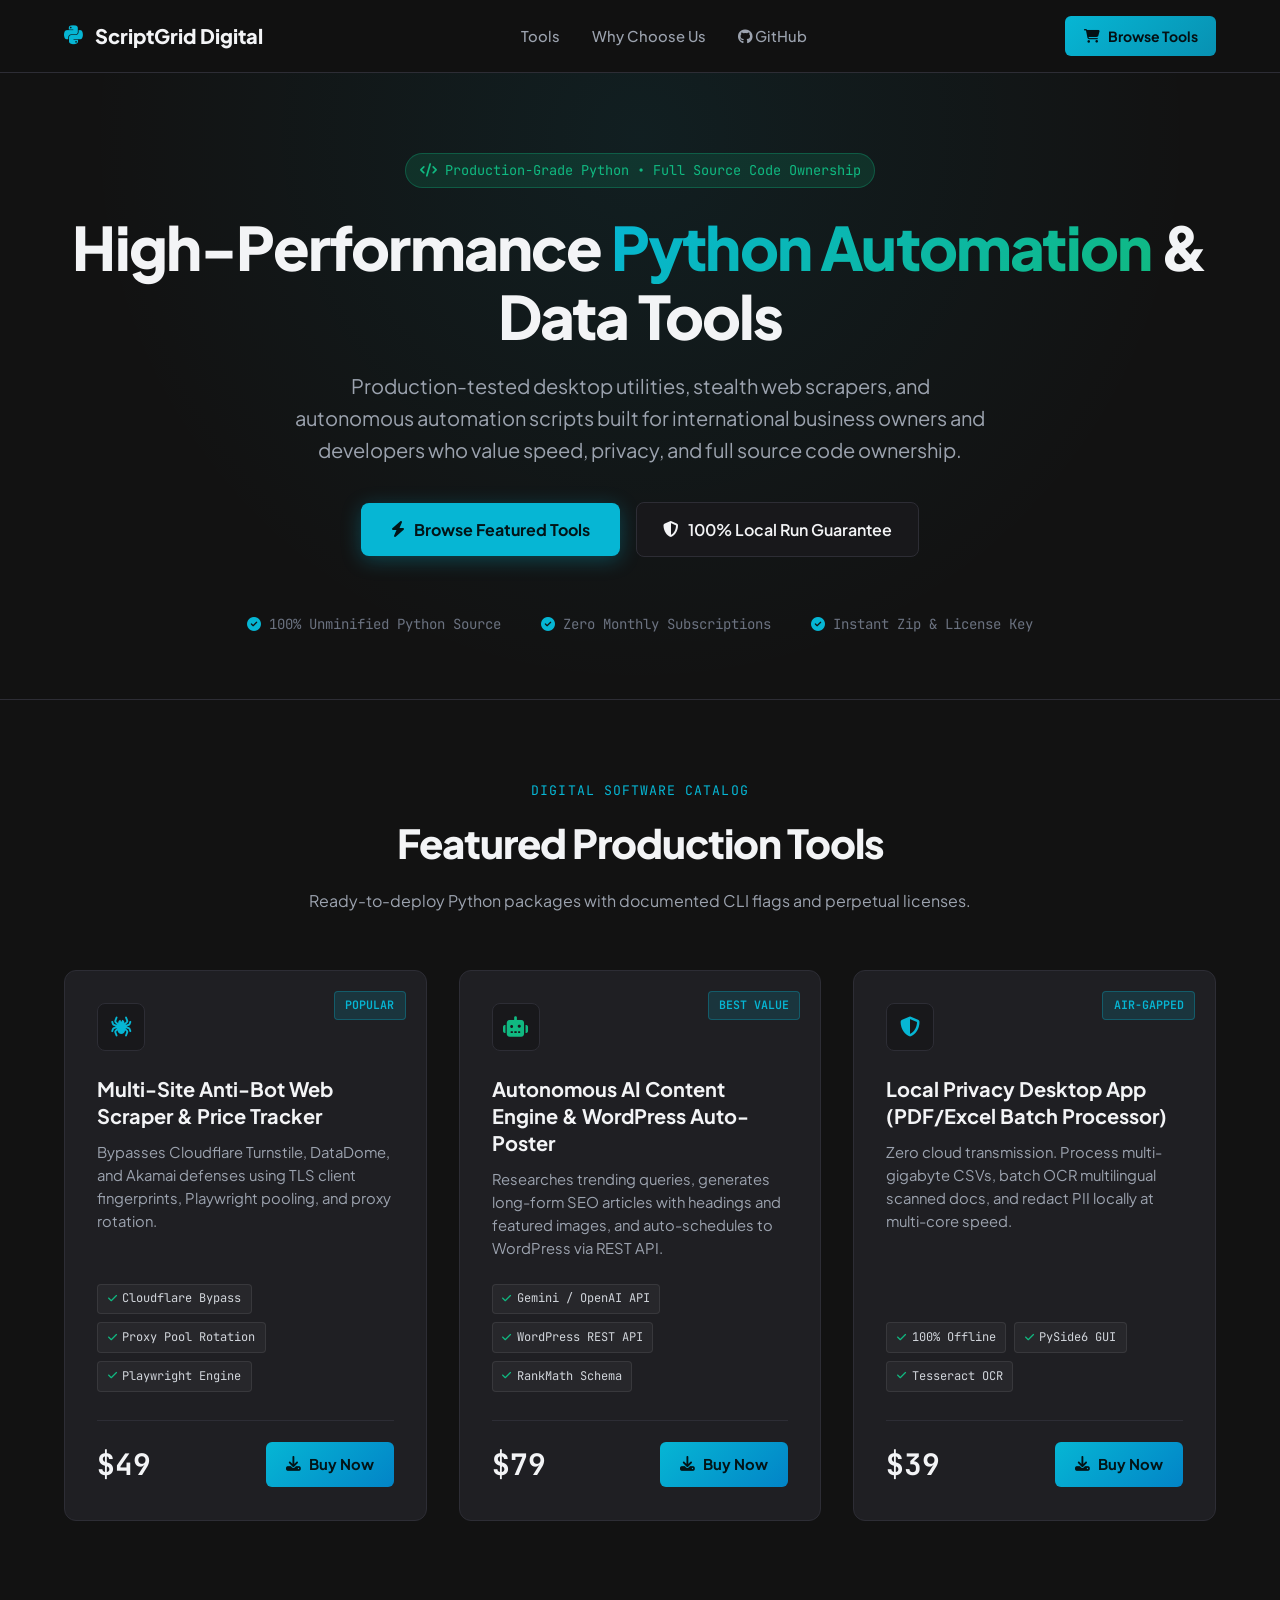
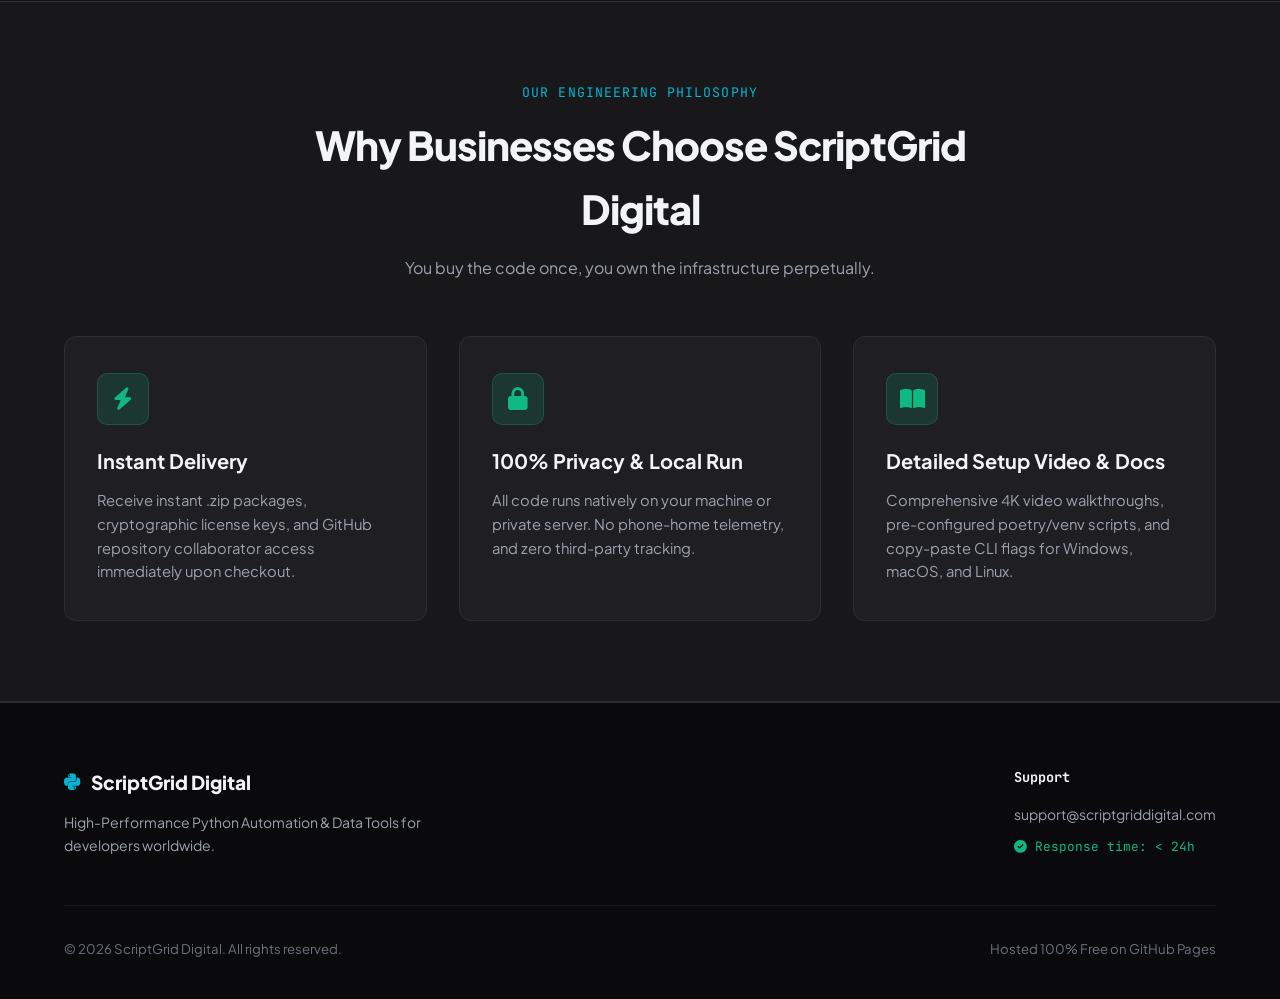
<file: index.html>
<!DOCTYPE html>
<html lang="en">
<head>
  <meta charset="UTF-8">
  <meta name="viewport" content="width=device-width, initial-scale=1.0">
  <title>ScriptGrid Digital - High-Performance Python Automation & Data Tools</title>
  <meta name="description" content="ScriptGrid Digital - High-Performance Python Automation & Data Tools for international business owners and developers.">
  
  <link rel="preconnect" href="https://fonts.googleapis.com">
  <link rel="preconnect" href="https://fonts.gstatic.com" crossorigin>
  <link href="https://fonts.googleapis.com/css2?family=JetBrains+Mono:wght@400;500;600&family=Plus+Jakarta+Sans:wght@400;500;600;700;800&display=swap" rel="stylesheet">
  <link rel="stylesheet" href="https://cdnjs.cloudflare.com/ajax/libs/font-awesome/6.5.1/css/all.min.css">

  <style>
    *, *::before, *::after { box-sizing: border-box; margin: 0; padding: 0; }
    :root {
      --bg-dark: #121212;
      --bg-surface: #18181b;
      --bg-card: #1f1f23;
      --border-subtle: #2d2d35;
      --text-main: #f3f4f6;
      --text-muted: #9ca3af;
      --accent-cyan: #06b6d4;
      --accent-green: #10b981;
      --font-sans: 'Plus Jakarta Sans', system-ui, sans-serif;
      --font-mono: 'JetBrains Mono', monospace;
      --max-width: 1200px;
    }
    html { scroll-behavior: smooth; background: var(--bg-dark); color: var(--text-main); font-family: var(--font-sans); line-height: 1.6; }
    body { background: var(--bg-dark); color: var(--text-main); overflow-x: hidden; min-height: 100vh; display: flex; flex-direction: column; }
    .container { width: 100%; max-width: var(--max-width); margin: 0 auto; padding: 0 1.5rem; }
    .navbar { position: sticky; top: 0; z-index: 50; background: rgba(18, 18, 18, 0.85); backdrop-filter: blur(12px); border-bottom: 1px solid var(--border-subtle); padding: 1rem 0; }
    .nav-inner { display: flex; align-items: center; justify-content: space-between; gap: 2rem; }
    .brand { display: flex; align-items: center; gap: 0.75rem; text-decoration: none; color: var(--text-main); font-weight: 800; font-size: 1.25rem; }
    .brand-icon { color: var(--accent-cyan); font-size: 1.35rem; }
    .nav-links { display: flex; align-items: center; gap: 2rem; list-style: none; }
    .nav-link { color: var(--text-muted); text-decoration: none; font-size: 0.925rem; font-weight: 500; transition: color 0.2s; }
    .nav-link:hover { color: var(--accent-cyan); }
    .nav-cta { display: inline-flex; align-items: center; gap: 0.5rem; background: linear-gradient(135deg, var(--accent-cyan), #0891b2); color: #041014; font-weight: 700; font-size: 0.875rem; padding: 0.55rem 1.15rem; border-radius: 6px; text-decoration: none; }
    .hero { position: relative; padding: 5rem 0 4rem; background: radial-gradient(circle at 50% 10%, rgba(6, 182, 212, 0.08) 0%, transparent 65%); border-bottom: 1px solid var(--border-subtle); text-align: center; }
    .hero-eyebrow { display: inline-flex; align-items: center; gap: 0.5rem; font-family: var(--font-mono); font-size: 0.85rem; color: var(--accent-green); background: rgba(16, 185, 129, 0.15); border: 1px solid rgba(16, 185, 129, 0.3); padding: 0.35rem 0.85rem; border-radius: 9999px; margin-bottom: 1.5rem; }
    .hero-title { font-size: clamp(2.35rem, 5vw, 3.75rem); font-weight: 800; letter-spacing: -0.03em; line-height: 1.15; margin-bottom: 1.25rem; }
    .hero-title span.highlight { background: linear-gradient(135deg, var(--accent-cyan) 0%, var(--accent-green) 100%); -webkit-background-clip: text; -webkit-text-fill-color: transparent; }
    .hero-sub { font-size: clamp(1.05rem, 2vw, 1.25rem); color: var(--text-muted); line-height: 1.6; margin-bottom: 2.25rem; max-width: 700px; margin-left: auto; margin-right: auto; }
    .hero-actions { display: flex; align-items: center; justify-content: center; gap: 1rem; flex-wrap: wrap; }
    .btn-primary { display: inline-flex; align-items: center; gap: 0.6rem; background: var(--accent-cyan); color: #031417; font-weight: 700; font-size: 1rem; padding: 0.85rem 1.85rem; border-radius: 8px; text-decoration: none; box-shadow: 0 4px 20px rgba(6, 182, 212, 0.3); }
    .btn-secondary { display: inline-flex; align-items: center; gap: 0.6rem; background: var(--bg-surface); color: var(--text-main); font-weight: 600; font-size: 1rem; padding: 0.85rem 1.6rem; border-radius: 8px; border: 1px solid var(--border-subtle); text-decoration: none; }
    .hero-trust { margin-top: 3.5rem; display: flex; justify-content: center; gap: 2.5rem; flex-wrap: wrap; color: #6b7280; font-size: 0.875rem; font-family: var(--font-mono); }
    .trust-item { display: flex; align-items: center; gap: 0.5rem; }
    .trust-item i { color: var(--accent-cyan); }
    .section { padding: 5rem 0; }
    .section-header { text-align: center; max-width: 680px; margin: 0 auto 3.5rem; }
    .section-tag { font-family: var(--font-mono); font-size: 0.825rem; color: var(--accent-cyan); text-transform: uppercase; letter-spacing: 0.08em; margin-bottom: 0.6rem; }
    .section-title { font-size: clamp(1.85rem, 3.5vw, 2.5rem); font-weight: 800; letter-spacing: -0.025em; margin-bottom: 0.85rem; }
    .section-desc { color: var(--text-muted); font-size: 1rem; }
    .products-grid { display: grid; grid-template-columns: repeat(auto-fit, minmax(320px, 1fr)); gap: 2rem; }
    .product-card { background: var(--bg-card); border: 1px solid var(--border-subtle); border-radius: 12px; padding: 2rem; display: flex; flex-direction: column; position: relative; transition: all 0.25s; }
    .product-card:hover { transform: translateY(-4px); border-color: var(--accent-cyan); box-shadow: 0 12px 30px rgba(0,0,0,0.4); }
    .card-badge { position: absolute; top: 1.25rem; right: 1.25rem; font-family: var(--font-mono); font-size: 0.725rem; font-weight: 600; padding: 0.25rem 0.65rem; border-radius: 4px; background: rgba(6, 182, 212, 0.15); color: var(--accent-cyan); border: 1px solid rgba(6, 182, 212, 0.3); text-transform: uppercase; }
    .card-icon-wrap { width: 48px; height: 48px; border-radius: 8px; background: var(--bg-surface); border: 1px solid var(--border-subtle); display: flex; align-items: center; justify-content: center; font-size: 1.25rem; color: var(--accent-cyan); margin-bottom: 1.5rem; }
    .card-title { font-size: 1.25rem; font-weight: 700; line-height: 1.35; margin-bottom: 0.75rem; }
    .card-description { color: var(--text-muted); font-size: 0.925rem; line-height: 1.55; margin-bottom: 1.5rem; flex-grow: 1; }
    .features-list { display: flex; flex-wrap: wrap; gap: 0.5rem; margin-bottom: 1.75rem; }
    .feature-tag { font-family: var(--font-mono); font-size: 0.75rem; color: #d1d5db; background: rgba(255, 255, 255, 0.04); border: 1px solid rgba(255, 255, 255, 0.08); padding: 0.3rem 0.6rem; border-radius: 4px; display: inline-flex; align-items: center; gap: 0.35rem; }
    .feature-tag i { font-size: 0.65rem; color: var(--accent-green); }
    .card-footer { display: flex; align-items: center; justify-content: space-between; gap: 1rem; padding-top: 1.25rem; border-top: 1px solid var(--border-subtle); }
    .price-tag { font-family: var(--font-mono); font-size: 1.85rem; font-weight: 700; color: var(--text-main); }
    .buy-btn { display: inline-flex; align-items: center; gap: 0.5rem; background: linear-gradient(135deg, var(--accent-cyan), #0284c7); color: #031417; font-weight: 700; font-size: 0.925rem; padding: 0.65rem 1.25rem; border-radius: 6px; text-decoration: none; cursor: pointer; border: none; }
    .why-section { background: var(--bg-surface); border-top: 1px solid var(--border-subtle); border-bottom: 1px solid var(--border-subtle); }
    .why-grid { display: grid; grid-template-columns: repeat(auto-fit, minmax(300px, 1fr)); gap: 2rem; }
    .why-card { background: var(--bg-card); border: 1px solid var(--border-subtle); border-radius: 12px; padding: 2.25rem 2rem; }
    .why-icon { width: 52px; height: 52px; border-radius: 10px; background: rgba(16, 185, 129, 0.15); border: 1px solid rgba(16, 185, 129, 0.25); display: flex; align-items: center; justify-content: center; font-size: 1.4rem; color: var(--accent-green); margin-bottom: 1.25rem; }
    .why-title { font-size: 1.25rem; font-weight: 700; margin-bottom: 0.75rem; }
    .why-desc { color: var(--text-muted); font-size: 0.925rem; line-height: 1.6; }
    .footer { background: #0a0a0c; border-top: 1px solid var(--border-subtle); padding: 4rem 0 2.5rem; margin-top: auto; }
    .footer-inner { display: flex; justify-content: space-between; align-items: flex-start; gap: 3rem; flex-wrap: wrap; margin-bottom: 3rem; }
    .footer-brand { font-size: 1.2rem; font-weight: 800; display: flex; align-items: center; gap: 0.6rem; margin-bottom: 0.85rem; }
    .footer-links { list-style: none; display: flex; flex-direction: column; gap: 0.65rem; }
    .footer-link { color: var(--text-muted); text-decoration: none; font-size: 0.875rem; }
    .footer-bottom { padding-top: 2rem; border-top: 1px solid rgba(255, 255, 255, 0.06); display: flex; justify-content: space-between; font-size: 0.825rem; color: #6b7280; }
    @media (max-width: 768px) { .nav-links { display: none; } .hero-trust { flex-direction: column; gap: 1rem; } .footer-inner { flex-direction: column; } }
  </style>
</head>
<body>
  <header class="navbar">
    <div class="container nav-inner">
      <a href="#" class="brand">
        <i class="fa-brands fa-python brand-icon"></i>
        <span>ScriptGrid Digital</span>
      </a>
      <nav>
        <ul class="nav-links">
          <li><a href="#featured-tools" class="nav-link">Tools</a></li>
          <li><a href="#why-choose-us" class="nav-link">Why Choose Us</a></li>
          <li><a href="https://github.com/eshatahir279" target="_blank" class="nav-link"><i class="fa-brands fa-github"></i> GitHub</a></li>
        </ul>
      </nav>
      <a href="#featured-tools" class="nav-cta">
        <i class="fa-solid fa-cart-shopping"></i>
        <span>Browse Tools</span>
      </a>
    </div>
  </header>

  <section class="hero">
    <div class="container">
      <div class="hero-eyebrow">
        <i class="fa-solid fa-code"></i>
        <span>Production-Grade Python &bull; Full Source Code Ownership</span>
      </div>
      <h1 class="hero-title">
        High-Performance <span class="highlight">Python Automation</span> & Data Tools
      </h1>
      <p class="hero-sub">
        Production-tested desktop utilities, stealth web scrapers, and autonomous automation scripts built for international business owners and developers who value speed, privacy, and full source code ownership.
      </p>
      <div class="hero-actions">
        <a href="#featured-tools" class="btn-primary">
          <i class="fa-solid fa-bolt"></i>
          <span>Browse Featured Tools</span>
        </a>
        <a href="#why-choose-us" class="btn-secondary">
          <i class="fa-solid fa-shield-halved"></i>
          <span>100% Local Run Guarantee</span>
        </a>
      </div>
      <div class="hero-trust">
        <div class="trust-item"><i class="fa-solid fa-check-circle"></i> 100% Unminified Python Source</div>
        <div class="trust-item"><i class="fa-solid fa-check-circle"></i> Zero Monthly Subscriptions</div>
        <div class="trust-item"><i class="fa-solid fa-check-circle"></i> Instant Zip & License Key</div>
      </div>
    </div>
  </section>

  <section id="featured-tools" class="section">
    <div class="container">
      <div class="section-header">
        <div class="section-tag">Digital Software Catalog</div>
        <h2 class="section-title">Featured Production Tools</h2>
        <p class="section-desc">Ready-to-deploy Python packages with documented CLI flags and perpetual licenses.</p>
      </div>

      <div class="products-grid">
        <article class="product-card">
          <span class="card-badge">Popular</span>
          <div class="card-icon-wrap"><i class="fa-solid fa-spider"></i></div>
          <h3 class="card-title">Multi-Site Anti-Bot Web Scraper & Price Tracker</h3>
          <p class="card-description">Bypasses Cloudflare Turnstile, DataDome, and Akamai defenses using TLS client fingerprints, Playwright pooling, and proxy rotation.</p>
          <div class="features-list">
            <span class="feature-tag"><i class="fa-solid fa-check"></i> Cloudflare Bypass</span>
            <span class="feature-tag"><i class="fa-solid fa-check"></i> Proxy Pool Rotation</span>
            <span class="feature-tag"><i class="fa-solid fa-check"></i> Playwright Engine</span>
          </div>
          <div class="card-footer">
            <span class="price-tag">$49</span>
            <a href="#" class="buy-btn" onclick="alert('Order Simulation: License SCRIPTGRID-9A4F-LIVE generated!'); return false;"><i class="fa-solid fa-download"></i> Buy Now</a>
          </div>
        </article>

        <article class="product-card">
          <span class="card-badge">Best Value</span>
          <div class="card-icon-wrap"><i class="fa-solid fa-robot" style="color: var(--accent-green);"></i></div>
          <h3 class="card-title">Autonomous AI Content Engine & WordPress Auto-Poster</h3>
          <p class="card-description">Researches trending queries, generates long-form SEO articles with headings and featured images, and auto-schedules to WordPress via REST API.</p>
          <div class="features-list">
            <span class="feature-tag"><i class="fa-solid fa-check"></i> Gemini / OpenAI API</span>
            <span class="feature-tag"><i class="fa-solid fa-check"></i> WordPress REST API</span>
            <span class="feature-tag"><i class="fa-solid fa-check"></i> RankMath Schema</span>
          </div>
          <div class="card-footer">
            <span class="price-tag">$79</span>
            <a href="#" class="buy-btn" onclick="alert('Order Simulation: License SCRIPTGRID-B102-LIVE generated!'); return false;"><i class="fa-solid fa-download"></i> Buy Now</a>
          </div>
        </article>

        <article class="product-card">
          <span class="card-badge">Air-Gapped</span>
          <div class="card-icon-wrap"><i class="fa-solid fa-shield-halved"></i></div>
          <h3 class="card-title">Local Privacy Desktop App (PDF/Excel Batch Processor)</h3>
          <p class="card-description">Zero cloud transmission. Process multi-gigabyte CSVs, batch OCR multilingual scanned docs, and redact PII locally at multi-core speed.</p>
          <div class="features-list">
            <span class="feature-tag"><i class="fa-solid fa-check"></i> 100% Offline</span>
            <span class="feature-tag"><i class="fa-solid fa-check"></i> PySide6 GUI</span>
            <span class="feature-tag"><i class="fa-solid fa-check"></i> Tesseract OCR</span>
          </div>
          <div class="card-footer">
            <span class="price-tag">$39</span>
            <a href="#" class="buy-btn" onclick="alert('Order Simulation: License SCRIPTGRID-C891-LIVE generated!'); return false;"><i class="fa-solid fa-download"></i> Buy Now</a>
          </div>
        </article>
      </div>
    </div>
  </section>

  <section id="why-choose-us" class="section why-section">
    <div class="container">
      <div class="section-header">
        <div class="section-tag">Our Engineering Philosophy</div>
        <h2 class="section-title">Why Businesses Choose ScriptGrid Digital</h2>
        <p class="section-desc">You buy the code once, you own the infrastructure perpetually.</p>
      </div>

      <div class="why-grid">
        <div class="why-card">
          <div class="why-icon"><i class="fa-solid fa-bolt"></i></div>
          <h3 class="why-title">Instant Delivery</h3>
          <p class="why-desc">Receive instant .zip packages, cryptographic license keys, and GitHub repository collaborator access immediately upon checkout.</p>
        </div>
        <div class="why-card">
          <div class="why-icon"><i class="fa-solid fa-lock"></i></div>
          <h3 class="why-title">100% Privacy & Local Run</h3>
          <p class="why-desc">All code runs natively on your machine or private server. No phone-home telemetry, and zero third-party tracking.</p>
        </div>
        <div class="why-card">
          <div class="why-icon"><i class="fa-solid fa-book-open"></i></div>
          <h3 class="why-title">Detailed Setup Video & Docs</h3>
          <p class="why-desc">Comprehensive 4K video walkthroughs, pre-configured poetry/venv scripts, and copy-paste CLI flags for Windows, macOS, and Linux.</p>
        </div>
      </div>
    </div>
  </section>

  <footer class="footer">
    <div class="container">
      <div class="footer-inner">
        <div>
          <div class="footer-brand"><i class="fa-brands fa-python" style="color: var(--accent-cyan);"></i> ScriptGrid Digital</div>
          <p style="color: #9ca3af; font-size: 0.875rem; max-width: 380px;">High-Performance Python Automation & Data Tools for developers worldwide.</p>
        </div>
        <div>
          <h4 style="font-family: var(--font-mono); font-size: 0.85rem; margin-bottom: 0.75rem;">Support</h4>
          <ul class="footer-links">
            <li><a href="mailto:support@scriptgriddigital.com" class="footer-link">support@scriptgriddigital.com</a></li>
            <li style="color: var(--accent-green); font-size: 0.8rem; font-family: var(--font-mono);"><i class="fa-solid fa-circle-check"></i> Response time: &lt; 24h</li>
          </ul>
        </div>
      </div>
      <div class="footer-bottom">
        <div>&copy; 2026 ScriptGrid Digital. All rights reserved.</div>
        <div>Hosted 100% Free on GitHub Pages</div>
      </div>
    </div>
  </footer>
</body>
</html>
</file>
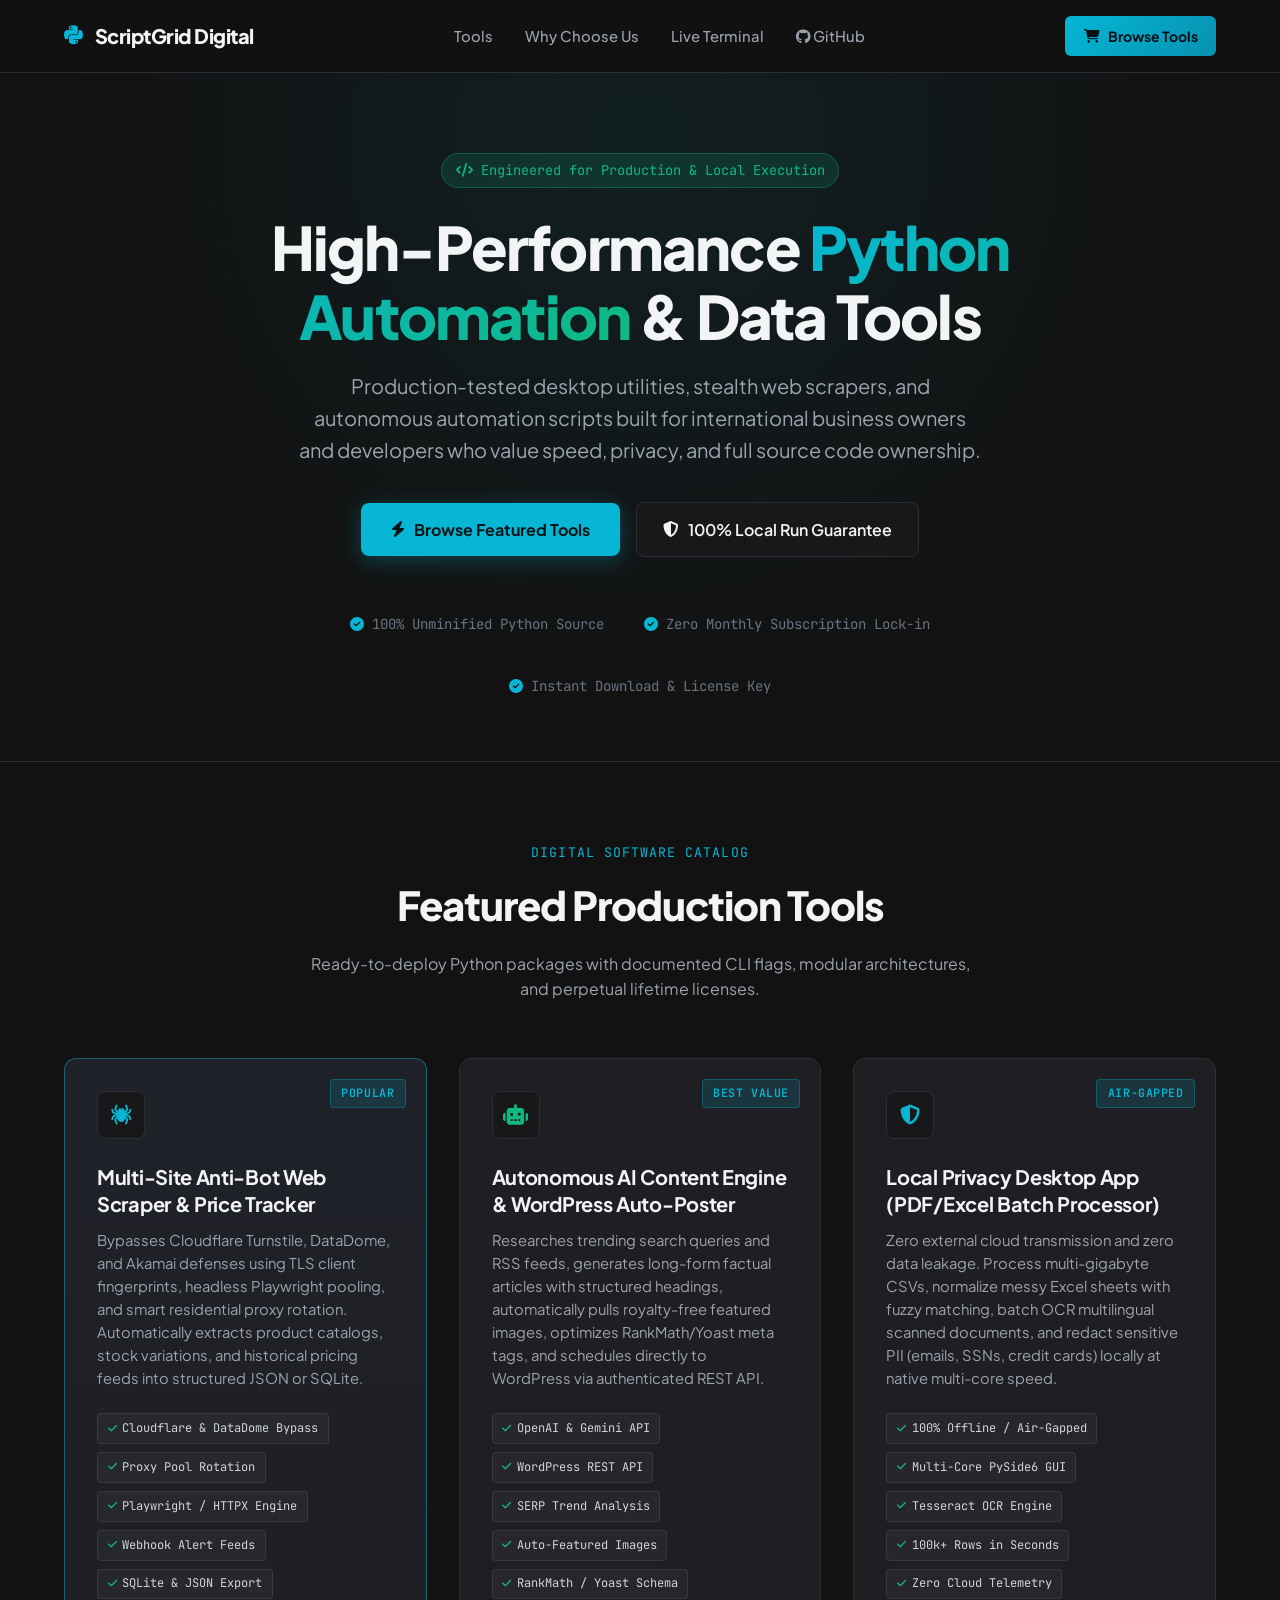
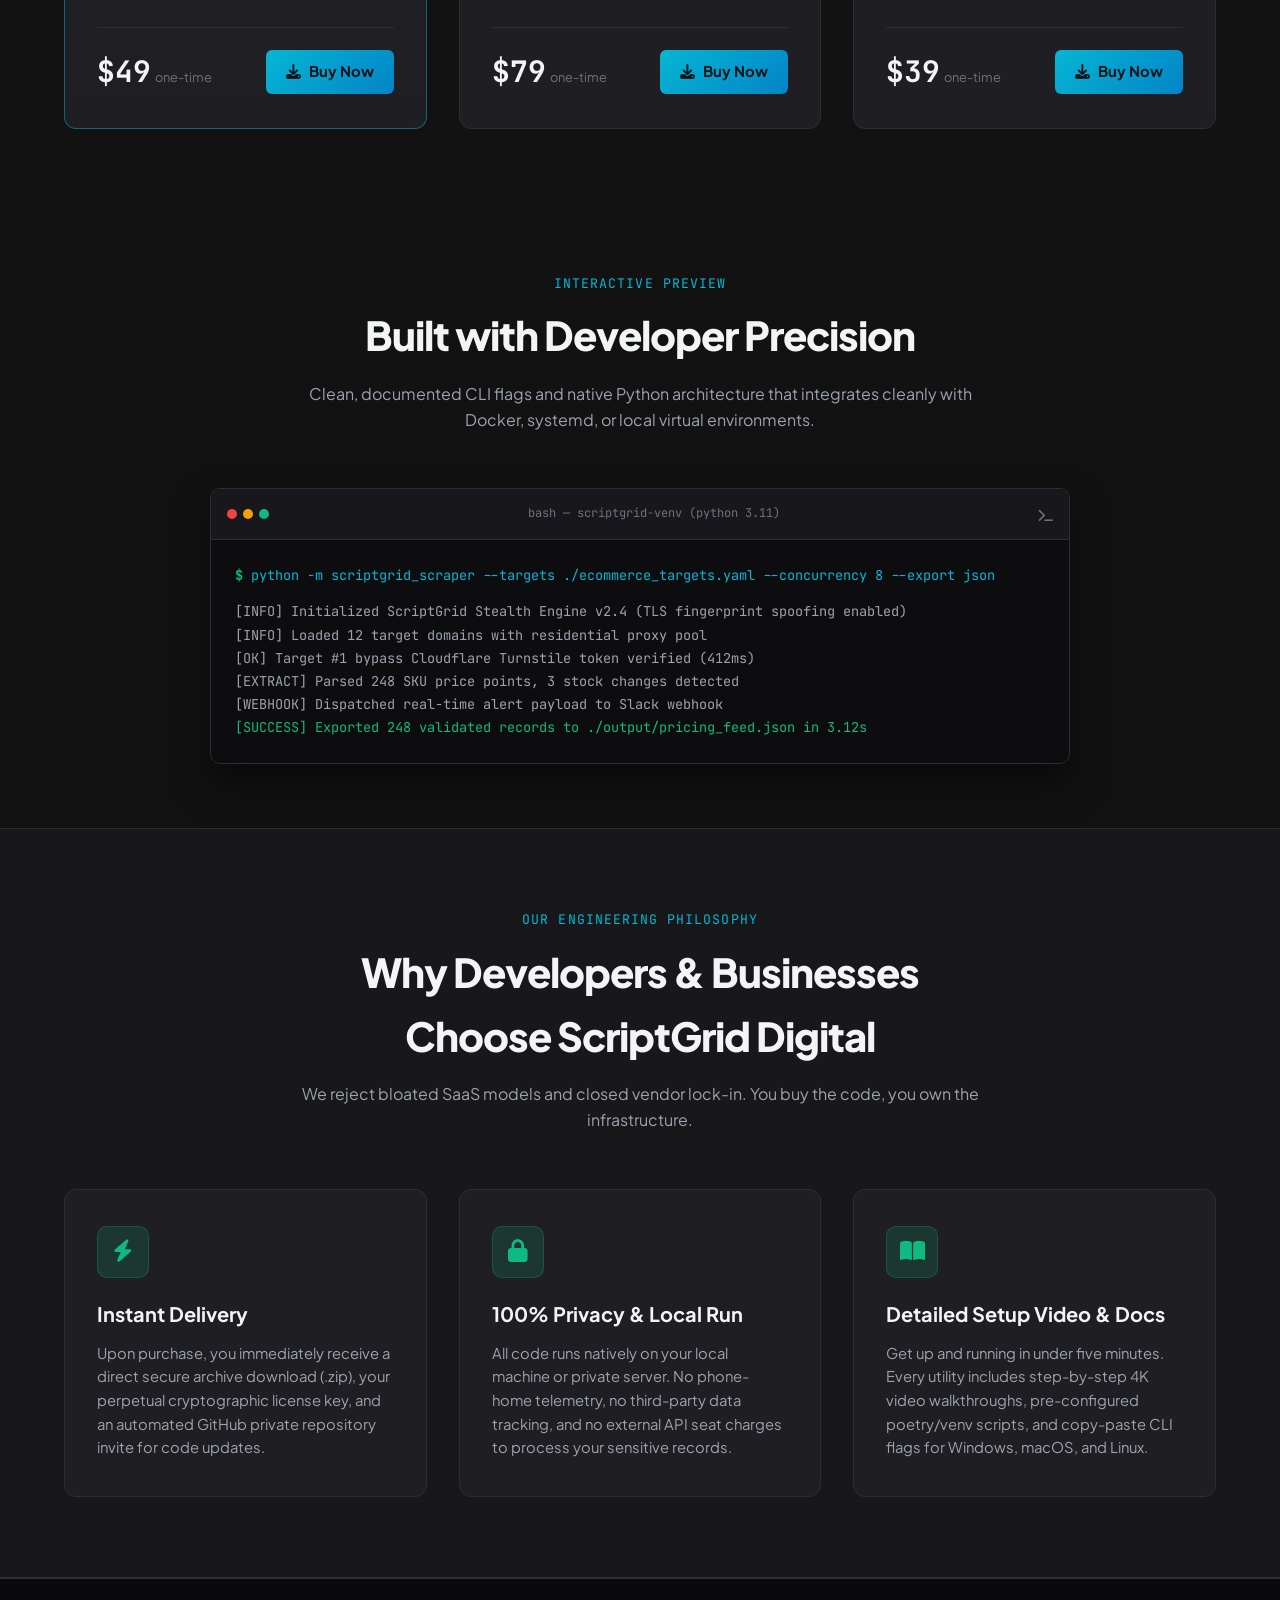
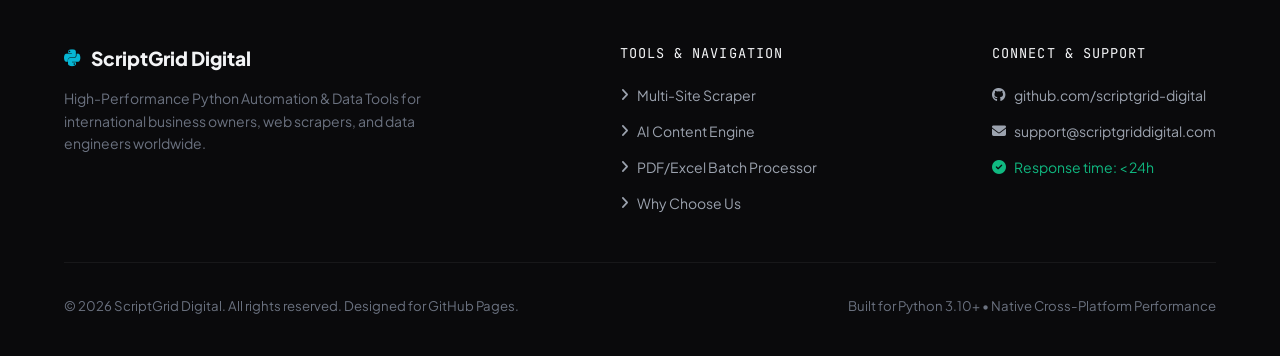
<file: public/standalone.html>
<!DOCTYPE html>
<html lang="en">
<head>
  <meta charset="UTF-8">
  <meta name="viewport" content="width=device-width, initial-scale=1.0">
  <title>ScriptGrid Digital - High-Performance Python Automation & Data Tools</title>
  <meta name="description" content="ScriptGrid Digital - High-Performance Python Automation & Data Tools for international business owners and developers.">
  
  <!-- Google Fonts: Plus Jakarta Sans & JetBrains Mono -->
  <link rel="preconnect" href="https://fonts.googleapis.com">
  <link rel="preconnect" href="https://fonts.gstatic.com" crossorigin>
  <link href="https://fonts.googleapis.com/css2?family=JetBrains+Mono:wght@400;500;600&family=Plus+Jakarta+Sans:wght@400;500;600;700;800&display=swap" rel="stylesheet">
  
  <!-- FontAwesome 6 CDN -->
  <link rel="stylesheet" href="https://cdnjs.cloudflare.com/ajax/libs/font-awesome/6.5.1/css/all.min.css" integrity="sha512-DTOQO9RWCH3ppGqcWaEA1BIZOC6xxalwEsw9c2QQeAIftl+Vegovlnee1c9QX4TctnWMn13TZye+giMm8e2LwA==" crossorigin="anonymous" referrerpolicy="no-referrer" />

  <style>
    /* Reset & Base Variables */
    *, *::before, *::after {
      box-sizing: border-box;
      margin: 0;
      padding: 0;
    }

    :root {
      --bg-dark: #121212;
      --bg-surface: #18181b;
      --bg-card: #1f1f23;
      --bg-card-hover: #26262b;
      --border-subtle: #2d2d35;
      --border-accent: rgba(6, 182, 212, 0.35);
      --text-main: #f3f4f6;
      --text-muted: #9ca3af;
      --text-dim: #6b7280;
      --accent-cyan: #06b6d4;
      --accent-cyan-glow: rgba(6, 182, 212, 0.15);
      --accent-green: #10b981;
      --accent-green-glow: rgba(16, 185, 129, 0.15);
      --font-sans: 'Plus Jakarta Sans', system-ui, -apple-system, sans-serif;
      --font-mono: 'JetBrains Mono', monospace;
      --max-width: 1200px;
    }

    html {
      scroll-behavior: smooth;
      background-color: var(--bg-dark);
      color: var(--text-main);
      font-family: var(--font-sans);
      line-height: 1.6;
    }

    body {
      background-color: var(--bg-dark);
      color: var(--text-main);
      overflow-x: hidden;
      min-height: 100vh;
      display: flex;
      flex-direction: column;
    }

    /* Container */
    .container {
      width: 100%;
      max-width: var(--max-width);
      margin: 0 auto;
      padding: 0 1.5rem;
    }

    /* Sticky Top Navigation Bar */
    .navbar {
      position: sticky;
      top: 0;
      z-index: 50;
      background: rgba(18, 18, 18, 0.85);
      backdrop-filter: blur(12px);
      border-bottom: 1px solid var(--border-subtle);
      padding: 1rem 0;
    }

    .nav-inner {
      display: flex;
      align-items: center;
      justify-content: space-between;
      gap: 2rem;
    }

    .brand {
      display: flex;
      align-items: center;
      gap: 0.75rem;
      text-decoration: none;
      color: var(--text-main);
      font-weight: 800;
      font-size: 1.25rem;
      letter-spacing: -0.025em;
    }

    .brand-icon {
      color: var(--accent-cyan);
      font-size: 1.35rem;
    }

    .nav-links {
      display: flex;
      align-items: center;
      gap: 2rem;
      list-style: none;
    }

    .nav-link {
      color: var(--text-muted);
      text-decoration: none;
      font-size: 0.925rem;
      font-weight: 500;
      transition: color 0.2s ease;
      white-space: nowrap;
    }

    .nav-link:hover {
      color: var(--accent-cyan);
    }

    .nav-cta {
      display: inline-flex;
      align-items: center;
      gap: 0.5rem;
      background: linear-gradient(135deg, var(--accent-cyan), #0891b2);
      color: #041014;
      font-weight: 700;
      font-size: 0.875rem;
      padding: 0.55rem 1.15rem;
      border-radius: 6px;
      text-decoration: none;
      transition: transform 0.2s ease, box-shadow 0.2s ease;
      white-space: nowrap;
    }

    .nav-cta:hover {
      transform: translateY(-1px);
      box-shadow: 0 4px 14px rgba(6, 182, 212, 0.35);
    }

    /* Hero Section */
    .hero {
      position: relative;
      padding: 5rem 0 4rem;
      background: radial-gradient(circle at 50% 10%, rgba(6, 182, 212, 0.08) 0%, transparent 65%);
      border-bottom: 1px solid var(--border-subtle);
    }

    .hero-content {
      text-align: center;
      max-width: 860px;
      margin: 0 auto;
    }

    .hero-eyebrow {
      display: inline-flex;
      align-items: center;
      gap: 0.5rem;
      font-family: var(--font-mono);
      font-size: 0.85rem;
      color: var(--accent-green);
      background: var(--accent-green-glow);
      border: 1px solid rgba(16, 185, 129, 0.3);
      padding: 0.35rem 0.85rem;
      border-radius: 9999px;
      margin-bottom: 1.5rem;
    }

    .hero-title {
      font-size: clamp(2.35rem, 5vw, 3.75rem);
      font-weight: 800;
      letter-spacing: -0.03em;
      line-height: 1.15;
      margin-bottom: 1.25rem;
      text-wrap: balance;
    }

    .hero-title span.highlight {
      background: linear-gradient(135deg, var(--accent-cyan) 0%, var(--accent-green) 100%);
      -webkit-background-clip: text;
      -webkit-text-fill-color: transparent;
    }

    .hero-sub {
      font-size: clamp(1.05rem, 2vw, 1.25rem);
      color: var(--text-muted);
      line-height: 1.6;
      margin-bottom: 2.25rem;
      max-width: 700px;
      margin-left: auto;
      margin-right: auto;
      text-wrap: balance;
    }

    .hero-actions {
      display: flex;
      align-items: center;
      justify-content: center;
      gap: 1rem;
      flex-wrap: wrap;
    }

    .btn-primary {
      display: inline-flex;
      align-items: center;
      gap: 0.6rem;
      background: var(--accent-cyan);
      color: #031417;
      font-weight: 700;
      font-size: 1rem;
      padding: 0.85rem 1.85rem;
      border-radius: 8px;
      text-decoration: none;
      transition: all 0.2s ease;
      box-shadow: 0 4px 20px rgba(6, 182, 212, 0.3);
    }

    .btn-primary:hover {
      background: #22d3ee;
      transform: translateY(-2px);
      box-shadow: 0 6px 24px rgba(6, 182, 212, 0.45);
    }

    .btn-secondary {
      display: inline-flex;
      align-items: center;
      gap: 0.6rem;
      background: var(--bg-surface);
      color: var(--text-main);
      font-weight: 600;
      font-size: 1rem;
      padding: 0.85rem 1.6rem;
      border-radius: 8px;
      border: 1px solid var(--border-subtle);
      text-decoration: none;
      transition: all 0.2s ease;
    }

    .btn-secondary:hover {
      border-color: var(--text-muted);
      background: var(--bg-card);
    }

    .hero-trust {
      margin-top: 3.5rem;
      display: flex;
      justify-content: center;
      gap: 2.5rem;
      flex-wrap: wrap;
      color: var(--text-dim);
      font-size: 0.875rem;
      font-family: var(--font-mono);
    }

    .trust-item {
      display: flex;
      align-items: center;
      gap: 0.5rem;
    }

    .trust-item i {
      color: var(--accent-cyan);
    }

    /* Section Structure */
    .section {
      padding: 5rem 0;
    }

    .section-header {
      text-align: center;
      max-width: 680px;
      margin: 0 auto 3.5rem;
    }

    .section-tag {
      font-family: var(--font-mono);
      font-size: 0.825rem;
      color: var(--accent-cyan);
      text-transform: uppercase;
      letter-spacing: 0.08em;
      margin-bottom: 0.6rem;
    }

    .section-title {
      font-size: clamp(1.85rem, 3.5vw, 2.5rem);
      font-weight: 800;
      letter-spacing: -0.025em;
      margin-bottom: 0.85rem;
    }

    .section-desc {
      color: var(--text-muted);
      font-size: 1rem;
    }

    /* Products Grid */
    .products-grid {
      display: grid;
      grid-template-columns: repeat(auto-fit, minmax(320px, 1fr));
      gap: 2rem;
    }

    .product-card {
      background: var(--bg-card);
      border: 1px solid var(--border-subtle);
      border-radius: 12px;
      padding: 2rem;
      display: flex;
      flex-direction: column;
      position: relative;
      transition: transform 0.25s ease, border-color 0.25s ease, box-shadow 0.25s ease;
    }

    .product-card:hover {
      transform: translateY(-4px);
      border-color: var(--accent-cyan);
      box-shadow: 0 12px 30px rgba(0, 0, 0, 0.4), 0 0 20px rgba(6, 182, 212, 0.1);
    }

    .product-card.featured-card {
      border-color: rgba(6, 182, 212, 0.45);
      background: linear-gradient(180deg, #1f2229 0%, var(--bg-card) 100%);
    }

    .card-badge {
      position: absolute;
      top: 1.25rem;
      right: 1.25rem;
      font-family: var(--font-mono);
      font-size: 0.725rem;
      font-weight: 600;
      padding: 0.25rem 0.65rem;
      border-radius: 4px;
      background: var(--accent-cyan-glow);
      color: var(--accent-cyan);
      border: 1px solid rgba(6, 182, 212, 0.3);
      text-transform: uppercase;
      letter-spacing: 0.05em;
    }

    .card-icon-wrap {
      width: 48px;
      height: 48px;
      border-radius: 8px;
      background: var(--bg-surface);
      border: 1px solid var(--border-subtle);
      display: flex;
      align-items: center;
      justify-content: center;
      font-size: 1.25rem;
      color: var(--accent-cyan);
      margin-bottom: 1.5rem;
    }

    .product-card:nth-child(2) .card-icon-wrap {
      color: var(--accent-green);
    }

    .card-title {
      font-size: 1.25rem;
      font-weight: 700;
      line-height: 1.35;
      margin-bottom: 0.75rem;
      letter-spacing: -0.015em;
    }

    .card-description {
      color: var(--text-muted);
      font-size: 0.925rem;
      line-height: 1.55;
      margin-bottom: 1.5rem;
      flex-grow: 1;
    }

    .features-list {
      display: flex;
      flex-wrap: wrap;
      gap: 0.5rem;
      margin-bottom: 1.75rem;
    }

    .feature-tag {
      font-family: var(--font-mono);
      font-size: 0.75rem;
      color: #d1d5db;
      background: rgba(255, 255, 255, 0.04);
      border: 1px solid rgba(255, 255, 255, 0.08);
      padding: 0.3rem 0.6rem;
      border-radius: 4px;
      display: inline-flex;
      align-items: center;
      gap: 0.35rem;
      white-space: nowrap;
    }

    .feature-tag i {
      font-size: 0.65rem;
      color: var(--accent-green);
    }

    /* Card Footer & Price */
    .card-footer {
      display: flex;
      align-items: center;
      justify-content: space-between;
      gap: 1rem;
      padding-top: 1.25rem;
      border-top: 1px solid var(--border-subtle);
    }

    .price-box {
      display: flex;
      align-items: baseline;
      gap: 0.25rem;
    }

    .price-tag {
      font-family: var(--font-mono);
      font-size: 1.85rem;
      font-weight: 700;
      color: var(--text-main);
      font-variant-numeric: tabular-nums;
    }

    .price-term {
      font-size: 0.8rem;
      color: var(--text-dim);
    }

    .buy-btn {
      display: inline-flex;
      align-items: center;
      justify-content: center;
      gap: 0.5rem;
      background: linear-gradient(135deg, var(--accent-cyan), #0284c7);
      color: #031417;
      font-weight: 700;
      font-size: 0.925rem;
      padding: 0.65rem 1.25rem;
      border-radius: 6px;
      text-decoration: none;
      transition: all 0.2s ease;
      cursor: pointer;
      border: none;
      white-space: nowrap;
    }

    .buy-btn:hover {
      background: linear-gradient(135deg, #22d3ee, var(--accent-cyan));
      transform: translateY(-1px);
      box-shadow: 0 4px 12px rgba(6, 182, 212, 0.35);
    }

    /* Why Choose Us Section */
    .why-section {
      background: var(--bg-surface);
      border-top: 1px solid var(--border-subtle);
      border-bottom: 1px solid var(--border-subtle);
    }

    .why-grid {
      display: grid;
      grid-template-columns: repeat(auto-fit, minmax(300px, 1fr));
      gap: 2rem;
    }

    .why-card {
      background: var(--bg-card);
      border: 1px solid var(--border-subtle);
      border-radius: 12px;
      padding: 2.25rem 2rem;
      position: relative;
      transition: border-color 0.2s ease;
    }

    .why-card:hover {
      border-color: rgba(16, 185, 129, 0.4);
    }

    .why-icon {
      width: 52px;
      height: 52px;
      border-radius: 10px;
      background: var(--accent-green-glow);
      border: 1px solid rgba(16, 185, 129, 0.25);
      display: flex;
      align-items: center;
      justify-content: center;
      font-size: 1.4rem;
      color: var(--accent-green);
      margin-bottom: 1.25rem;
    }

    .why-title {
      font-size: 1.25rem;
      font-weight: 700;
      margin-bottom: 0.75rem;
      color: var(--text-main);
    }

    .why-desc {
      color: var(--text-muted);
      font-size: 0.925rem;
      line-height: 1.6;
    }

    /* Live Terminal Demo */
    .terminal-section {
      padding: 4rem 0;
    }

    .terminal-box {
      max-width: 860px;
      margin: 0 auto;
      background: #0d0d0f;
      border: 1px solid #2d2d35;
      border-radius: 10px;
      overflow: hidden;
      box-shadow: 0 20px 40px rgba(0, 0, 0, 0.5);
    }

    .terminal-header {
      background: #17171c;
      padding: 0.75rem 1rem;
      display: flex;
      align-items: center;
      justify-content: space-between;
      border-bottom: 1px solid #2d2d35;
    }

    .terminal-dots {
      display: flex;
      gap: 6px;
    }

    .terminal-dot {
      width: 10px;
      height: 10px;
      border-radius: 50%;
    }

    .dot-red { background: #ef4444; }
    .dot-yellow { background: #f59e0b; }
    .dot-green { background: #10b981; }

    .terminal-title {
      font-family: var(--font-mono);
      font-size: 0.75rem;
      color: var(--text-dim);
    }

    .terminal-body {
      padding: 1.5rem;
      font-family: var(--font-mono);
      font-size: 0.85rem;
      line-height: 1.7;
    }

    .term-cmd {
      color: var(--accent-cyan);
      margin-bottom: 0.85rem;
    }

    .term-cmd::before {
      content: "$ ";
      color: var(--accent-green);
      font-weight: bold;
    }

    .term-log {
      color: #9ca3af;
    }

    .term-success {
      color: var(--accent-green);
    }

    /* Footer */
    .footer {
      background: #0a0a0c;
      border-top: 1px solid var(--border-subtle);
      padding: 4rem 0 2.5rem;
      margin-top: auto;
    }

    .footer-inner {
      display: flex;
      justify-content: space-between;
      align-items: flex-start;
      gap: 3rem;
      flex-wrap: wrap;
      margin-bottom: 3rem;
    }

    .footer-brand-col {
      max-width: 380px;
    }

    .footer-brand {
      font-size: 1.2rem;
      font-weight: 800;
      color: var(--text-main);
      display: flex;
      align-items: center;
      gap: 0.6rem;
      margin-bottom: 0.85rem;
    }

    .footer-desc {
      color: var(--text-dim);
      font-size: 0.875rem;
      line-height: 1.6;
    }

    .footer-col-title {
      font-size: 0.85rem;
      font-family: var(--font-mono);
      text-transform: uppercase;
      letter-spacing: 0.08em;
      color: var(--text-main);
      margin-bottom: 1rem;
    }

    .footer-links {
      list-style: none;
      display: flex;
      flex-direction: column;
      gap: 0.65rem;
    }

    .footer-link {
      color: var(--text-muted);
      text-decoration: none;
      font-size: 0.875rem;
      transition: color 0.2s ease;
      display: inline-flex;
      align-items: center;
      gap: 0.5rem;
    }

    .footer-link:hover {
      color: var(--accent-cyan);
    }

    .footer-bottom {
      padding-top: 2rem;
      border-top: 1px solid rgba(255, 255, 255, 0.06);
      display: flex;
      justify-content: space-between;
      align-items: center;
      flex-wrap: wrap;
      gap: 1rem;
      color: var(--text-dim);
      font-size: 0.825rem;
    }

    /* Modal for Quick Buy */
    .modal-overlay {
      display: none;
      position: fixed;
      inset: 0;
      background: rgba(0, 0, 0, 0.8);
      backdrop-filter: blur(8px);
      z-index: 100;
      align-items: center;
      justify-content: center;
      padding: 1.5rem;
    }

    .modal-overlay.active {
      display: flex;
    }

    .modal-content {
      background: #18181c;
      border: 1px solid var(--border-accent);
      border-radius: 12px;
      max-width: 520px;
      width: 100%;
      padding: 2rem;
      box-shadow: 0 25px 50px -12px rgba(0, 0, 0, 0.7);
      position: relative;
    }

    .modal-close {
      position: absolute;
      top: 1.25rem;
      right: 1.25rem;
      background: transparent;
      border: none;
      color: var(--text-muted);
      font-size: 1.25rem;
      cursor: pointer;
    }

    .modal-close:hover {
      color: var(--text-main);
    }

    @media (max-width: 768px) {
      .nav-links {
        display: none;
      }
      .hero {
        padding: 3.5rem 0 3rem;
      }
      .hero-trust {
        flex-direction: column;
        align-items: center;
        gap: 1rem;
      }
      .footer-inner {
        flex-direction: column;
        gap: 2rem;
      }
    }
  </style>
</head>
<body>

  <!-- Top Navigation Bar -->
  <header class="navbar">
    <div class="container nav-inner">
      <a href="#" class="brand">
        <i class="fa-brands fa-python brand-icon"></i>
        <span>ScriptGrid Digital</span>
      </a>

      <nav>
        <ul class="nav-links">
          <li><a href="#featured-tools" class="nav-link">Tools</a></li>
          <li><a href="#why-choose-us" class="nav-link">Why Choose Us</a></li>
          <li><a href="#terminal-demo" class="nav-link">Live Terminal</a></li>
          <li><a href="https://github.com/scriptgrid-digital" target="_blank" rel="noopener noreferrer" class="nav-link"><i class="fa-brands fa-github"></i> GitHub</a></li>
        </ul>
      </nav>

      <a href="#featured-tools" class="nav-cta">
        <i class="fa-solid fa-cart-shopping"></i>
        <span>Browse Tools</span>
      </a>
    </div>
  </header>

  <!-- Hero Section -->
  <section class="hero">
    <div class="container hero-content">
      <div class="hero-eyebrow">
        <i class="fa-solid fa-code"></i>
        <span>Engineered for Production & Local Execution</span>
      </div>

      <h1 class="hero-title">
        High-Performance <span class="highlight">Python Automation</span> & Data Tools
      </h1>

      <p class="hero-sub">
        Production-tested desktop utilities, stealth web scrapers, and autonomous automation scripts built for international business owners and developers who value speed, privacy, and full source code ownership.
      </p>

      <div class="hero-actions">
        <a href="#featured-tools" class="btn-primary">
          <i class="fa-solid fa-bolt"></i>
          <span>Browse Featured Tools</span>
        </a>
        <a href="#why-choose-us" class="btn-secondary">
          <i class="fa-solid fa-shield-halved"></i>
          <span>100% Local Run Guarantee</span>
        </a>
      </div>

      <div class="hero-trust">
        <div class="trust-item">
          <i class="fa-solid fa-check-circle"></i>
          <span>100% Unminified Python Source</span>
        </div>
        <div class="trust-item">
          <i class="fa-solid fa-check-circle"></i>
          <span>Zero Monthly Subscription Lock-in</span>
        </div>
        <div class="trust-item">
          <i class="fa-solid fa-check-circle"></i>
          <span>Instant Download & License Key</span>
        </div>
      </div>
    </div>
  </section>

  <!-- Featured Projects Section (3 Product Cards) -->
  <section id="featured-tools" class="section">
    <div class="container">
      <div class="section-header">
        <div class="section-tag">Digital Software Catalog</div>
        <h2 class="section-title">Featured Production Tools</h2>
        <p class="section-desc">
          Ready-to-deploy Python packages with documented CLI flags, modular architectures, and perpetual lifetime licenses.
        </p>
      </div>

      <div class="products-grid">
        <!-- Card 1: Multi-Site Anti-Bot Web Scraper & Price Tracker -->
        <article class="product-card featured-card">
          <span class="card-badge">Popular</span>
          <div class="card-icon-wrap">
            <i class="fa-solid fa-spider"></i>
          </div>
          <h3 class="card-title">Multi-Site Anti-Bot Web Scraper & Price Tracker</h3>
          <p class="card-description">
            Bypasses Cloudflare Turnstile, DataDome, and Akamai defenses using TLS client fingerprints, headless Playwright pooling, and smart residential proxy rotation. Automatically extracts product catalogs, stock variations, and historical pricing feeds into structured JSON or SQLite.
          </p>

          <div class="features-list">
            <span class="feature-tag"><i class="fa-solid fa-check"></i> Cloudflare & DataDome Bypass</span>
            <span class="feature-tag"><i class="fa-solid fa-check"></i> Proxy Pool Rotation</span>
            <span class="feature-tag"><i class="fa-solid fa-check"></i> Playwright / HTTPX Engine</span>
            <span class="feature-tag"><i class="fa-solid fa-check"></i> Webhook Alert Feeds</span>
            <span class="feature-tag"><i class="fa-solid fa-check"></i> SQLite & JSON Export</span>
          </div>

          <div class="card-footer">
            <div class="price-box">
              <span class="price-tag">$49</span>
              <span class="price-term">one-time</span>
            </div>
            <a href="#" class="buy-btn" onclick="openCheckout('Multi-Site Anti-Bot Web Scraper & Price Tracker', '$49'); return false;">
              <i class="fa-solid fa-download"></i>
              <span>Buy Now</span>
            </a>
          </div>
        </article>

        <!-- Card 2: Autonomous AI Content Engine & WordPress Auto-Poster -->
        <article class="product-card">
          <span class="card-badge">Best Value</span>
          <div class="card-icon-wrap">
            <i class="fa-solid fa-robot"></i>
          </div>
          <h3 class="card-title">Autonomous AI Content Engine & WordPress Auto-Poster</h3>
          <p class="card-description">
            Researches trending search queries and RSS feeds, generates long-form factual articles with structured headings, automatically pulls royalty-free featured images, optimizes RankMath/Yoast meta tags, and schedules directly to WordPress via authenticated REST API.
          </p>

          <div class="features-list">
            <span class="feature-tag"><i class="fa-solid fa-check"></i> OpenAI & Gemini API</span>
            <span class="feature-tag"><i class="fa-solid fa-check"></i> WordPress REST API</span>
            <span class="feature-tag"><i class="fa-solid fa-check"></i> SERP Trend Analysis</span>
            <span class="feature-tag"><i class="fa-solid fa-check"></i> Auto-Featured Images</span>
            <span class="feature-tag"><i class="fa-solid fa-check"></i> RankMath / Yoast Schema</span>
          </div>

          <div class="card-footer">
            <div class="price-box">
              <span class="price-tag">$79</span>
              <span class="price-term">one-time</span>
            </div>
            <a href="#" class="buy-btn" onclick="openCheckout('Autonomous AI Content Engine & WordPress Auto-Poster', '$79'); return false;">
              <i class="fa-solid fa-download"></i>
              <span>Buy Now</span>
            </a>
          </div>
        </article>

        <!-- Card 3: Local Privacy Desktop App (PDF/Excel Batch Processor) -->
        <article class="product-card">
          <span class="card-badge">Air-Gapped</span>
          <div class="card-icon-wrap">
            <i class="fa-solid fa-shield-halved"></i>
          </div>
          <h3 class="card-title">Local Privacy Desktop App (PDF/Excel Batch Processor)</h3>
          <p class="card-description">
            Zero external cloud transmission and zero data leakage. Process multi-gigabyte CSVs, normalize messy Excel sheets with fuzzy matching, batch OCR multilingual scanned documents, and redact sensitive PII (emails, SSNs, credit cards) locally at native multi-core speed.
          </p>

          <div class="features-list">
            <span class="feature-tag"><i class="fa-solid fa-check"></i> 100% Offline / Air-Gapped</span>
            <span class="feature-tag"><i class="fa-solid fa-check"></i> Multi-Core PySide6 GUI</span>
            <span class="feature-tag"><i class="fa-solid fa-check"></i> Tesseract OCR Engine</span>
            <span class="feature-tag"><i class="fa-solid fa-check"></i> 100k+ Rows in Seconds</span>
            <span class="feature-tag"><i class="fa-solid fa-check"></i> Zero Cloud Telemetry</span>
          </div>

          <div class="card-footer">
            <div class="price-box">
              <span class="price-tag">$39</span>
              <span class="price-term">one-time</span>
            </div>
            <a href="#" class="buy-btn" onclick="openCheckout('Local Privacy Desktop App (PDF/Excel Batch Processor)', '$39'); return false;">
              <i class="fa-solid fa-download"></i>
              <span>Buy Now</span>
            </a>
          </div>
        </article>
      </div>
    </div>
  </section>

  <!-- Live Terminal CLI Demo -->
  <section id="terminal-demo" class="terminal-section">
    <div class="container">
      <div class="section-header">
        <div class="section-tag">Interactive Preview</div>
        <h2 class="section-title">Built with Developer Precision</h2>
        <p class="section-desc">
          Clean, documented CLI flags and native Python architecture that integrates cleanly with Docker, systemd, or local virtual environments.
        </p>
      </div>

      <div class="terminal-box">
        <div class="terminal-header">
          <div class="terminal-dots">
            <div class="terminal-dot dot-red"></div>
            <div class="terminal-dot dot-yellow"></div>
            <div class="terminal-dot dot-green"></div>
          </div>
          <div class="terminal-title">bash — scriptgrid-venv (python 3.11)</div>
          <div><i class="fa-solid fa-terminal" style="color: #6b7280; font-size: 0.8rem;"></i></div>
        </div>
        <div class="terminal-body">
          <div class="term-cmd">python -m scriptgrid_scraper --targets ./ecommerce_targets.yaml --concurrency 8 --export json</div>
          <div class="term-log">[INFO] Initialized ScriptGrid Stealth Engine v2.4 (TLS fingerprint spoofing enabled)</div>
          <div class="term-log">[INFO] Loaded 12 target domains with residential proxy pool</div>
          <div class="term-log">[OK] Target #1 bypass Cloudflare Turnstile token verified (412ms)</div>
          <div class="term-log">[EXTRACT] Parsed 248 SKU price points, 3 stock changes detected</div>
          <div class="term-log">[WEBHOOK] Dispatched real-time alert payload to Slack webhook</div>
          <div class="term-success">[SUCCESS] Exported 248 validated records to ./output/pricing_feed.json in 3.12s</div>
        </div>
      </div>
    </div>
  </section>

  <!-- Why Choose Us Section -->
  <section id="why-choose-us" class="section why-section">
    <div class="container">
      <div class="section-header">
        <div class="section-tag">Our Engineering Philosophy</div>
        <h2 class="section-title">Why Developers & Businesses Choose ScriptGrid Digital</h2>
        <p class="section-desc">
          We reject bloated SaaS models and closed vendor lock-in. You buy the code, you own the infrastructure.
        </p>
      </div>

      <div class="why-grid">
        <!-- Item 1: Instant Delivery -->
        <div class="why-card">
          <div class="why-icon">
            <i class="fa-solid fa-bolt"></i>
          </div>
          <h3 class="why-title">Instant Delivery</h3>
          <p class="why-desc">
            Upon purchase, you immediately receive a direct secure archive download (.zip), your perpetual cryptographic license key, and an automated GitHub private repository invite for code updates.
          </p>
        </div>

        <!-- Item 2: 100% Privacy & Local Run -->
        <div class="why-card">
          <div class="why-icon">
            <i class="fa-solid fa-lock"></i>
          </div>
          <h3 class="why-title">100% Privacy & Local Run</h3>
          <p class="why-desc">
            All code runs natively on your local machine or private server. No phone-home telemetry, no third-party data tracking, and no external API seat charges to process your sensitive records.
          </p>
        </div>

        <!-- Item 3: Detailed Setup Video & Docs -->
        <div class="why-card">
          <div class="why-icon">
            <i class="fa-solid fa-book-open"></i>
          </div>
          <h3 class="why-title">Detailed Setup Video & Docs</h3>
          <p class="why-desc">
            Get up and running in under five minutes. Every utility includes step-by-step 4K video walkthroughs, pre-configured poetry/venv scripts, and copy-paste CLI flags for Windows, macOS, and Linux.
          </p>
        </div>
      </div>
    </div>
  </section>

  <!-- Footer -->
  <footer class="footer">
    <div class="container">
      <div class="footer-inner">
        <div class="footer-brand-col">
          <div class="footer-brand">
            <i class="fa-brands fa-python" style="color: var(--accent-cyan);"></i>
            <span>ScriptGrid Digital</span>
          </div>
          <p class="footer-desc">
            High-Performance Python Automation & Data Tools for international business owners, web scrapers, and data engineers worldwide.
          </p>
        </div>

        <div>
          <div class="footer-col-title">Tools & Navigation</div>
          <ul class="footer-links">
            <li><a href="#featured-tools" class="footer-link"><i class="fa-solid fa-angle-right"></i> Multi-Site Scraper</a></li>
            <li><a href="#featured-tools" class="footer-link"><i class="fa-solid fa-angle-right"></i> AI Content Engine</a></li>
            <li><a href="#featured-tools" class="footer-link"><i class="fa-solid fa-angle-right"></i> PDF/Excel Batch Processor</a></li>
            <li><a href="#why-choose-us" class="footer-link"><i class="fa-solid fa-angle-right"></i> Why Choose Us</a></li>
          </ul>
        </div>

        <div>
          <div class="footer-col-title">Connect & Support</div>
          <ul class="footer-links">
            <li><a href="https://github.com/scriptgrid-digital" target="_blank" rel="noopener noreferrer" class="footer-link"><i class="fa-brands fa-github"></i> github.com/scriptgrid-digital</a></li>
            <li><a href="mailto:support@scriptgriddigital.com" class="footer-link"><i class="fa-solid fa-envelope"></i> support@scriptgriddigital.com</a></li>
            <li><span class="footer-link" style="color: var(--accent-green);"><i class="fa-solid fa-circle-check"></i> Response time: &lt; 24h</span></li>
          </ul>
        </div>
      </div>

      <div class="footer-bottom">
        <div>&copy; 2026 ScriptGrid Digital. All rights reserved. Designed for GitHub Pages.</div>
        <div>Built for Python 3.10+ &bull; Native Cross-Platform Performance</div>
      </div>
    </div>
  </footer>

  <!-- Instant Checkout Modal (Demo) -->
  <div id="checkoutModal" class="modal-overlay" onclick="closeCheckoutOnOverlay(event)">
    <div class="modal-content">
      <button class="modal-close" onclick="closeCheckout()">&times;</button>
      <div style="display: flex; align-items: center; gap: 0.75rem; margin-bottom: 1rem;">
        <div style="width: 40px; height: 40px; border-radius: 8px; background: rgba(6, 182, 212, 0.15); display: flex; align-items: center; justify-content: center; color: var(--accent-cyan); font-size: 1.2rem;">
          <i class="fa-solid fa-cart-shopping"></i>
        </div>
        <div>
          <h4 id="modalItemTitle" style="font-size: 1.15rem; font-weight: 700;">Product Order</h4>
          <span id="modalItemPrice" style="color: var(--accent-green); font-family: var(--font-mono); font-weight: 700;">$49</span> &bull; <span style="color: var(--text-dim); font-size: 0.85rem;">One-time perpetual license</span>
        </div>
      </div>

      <p style="color: var(--text-muted); font-size: 0.9rem; margin-bottom: 1.25rem;">
        Complete checkout to receive immediate access to the full source code, lifetime updates, and GitHub private repository invitation.
      </p>

      <form onsubmit="handleDemoOrder(event)">
        <div style="margin-bottom: 1rem;">
          <label style="display: block; font-size: 0.825rem; font-family: var(--font-mono); color: var(--text-muted); margin-bottom: 0.4rem;">YOUR WORK EMAIL (FOR LICENSE & DOWNLOAD LINK)</label>
          <input type="email" required placeholder="developer@company.com" style="width: 100%; background: #121214; border: 1px solid var(--border-subtle); color: #fff; padding: 0.75rem 1rem; border-radius: 6px; font-family: inherit; font-size: 0.95rem; outline: none;">
        </div>

        <button type="submit" class="buy-btn" style="width: 100%; padding: 0.85rem; font-size: 1rem;">
          <i class="fa-solid fa-lock"></i>
          <span>Confirm & Generate Download Key</span>
        </button>
      </form>

      <div id="licenseResult" style="display: none; margin-top: 1.25rem; padding: 1rem; background: #121215; border: 1px dashed var(--accent-green); border-radius: 6px;">
        <div style="color: var(--accent-green); font-size: 0.85rem; font-weight: bold; margin-bottom: 0.4rem;"><i class="fa-solid fa-circle-check"></i> License Key Generated!</div>
        <div style="font-family: var(--font-mono); font-size: 0.85rem; background: #000; padding: 0.5rem; border-radius: 4px; color: var(--accent-cyan); word-break: break-all;">SCRIPTGRID-9A4F-88E2-B310-LIVE</div>
        <div style="margin-top: 0.75rem; font-size: 0.8rem; color: var(--text-muted);">Package (.zip) ready: <code>scriptgrid_package_v2.4.zip</code></div>
      </div>
    </div>
  </div>

  <script>
    function openCheckout(title, price) {
      document.getElementById('modalItemTitle').innerText = title;
      document.getElementById('modalItemPrice').innerText = price;
      document.getElementById('licenseResult').style.display = 'none';
      document.getElementById('checkoutModal').classList.add('active');
    }

    function closeCheckout() {
      document.getElementById('checkoutModal').classList.remove('active');
    }

    function closeCheckoutOnOverlay(e) {
      if (e.target.id === 'checkoutModal') {
        closeCheckout();
      }
    }

    function handleDemoOrder(e) {
      e.preventDefault();
      document.getElementById('licenseResult').style.display = 'block';
    }
  </script>
</body>
</html>
</file>
